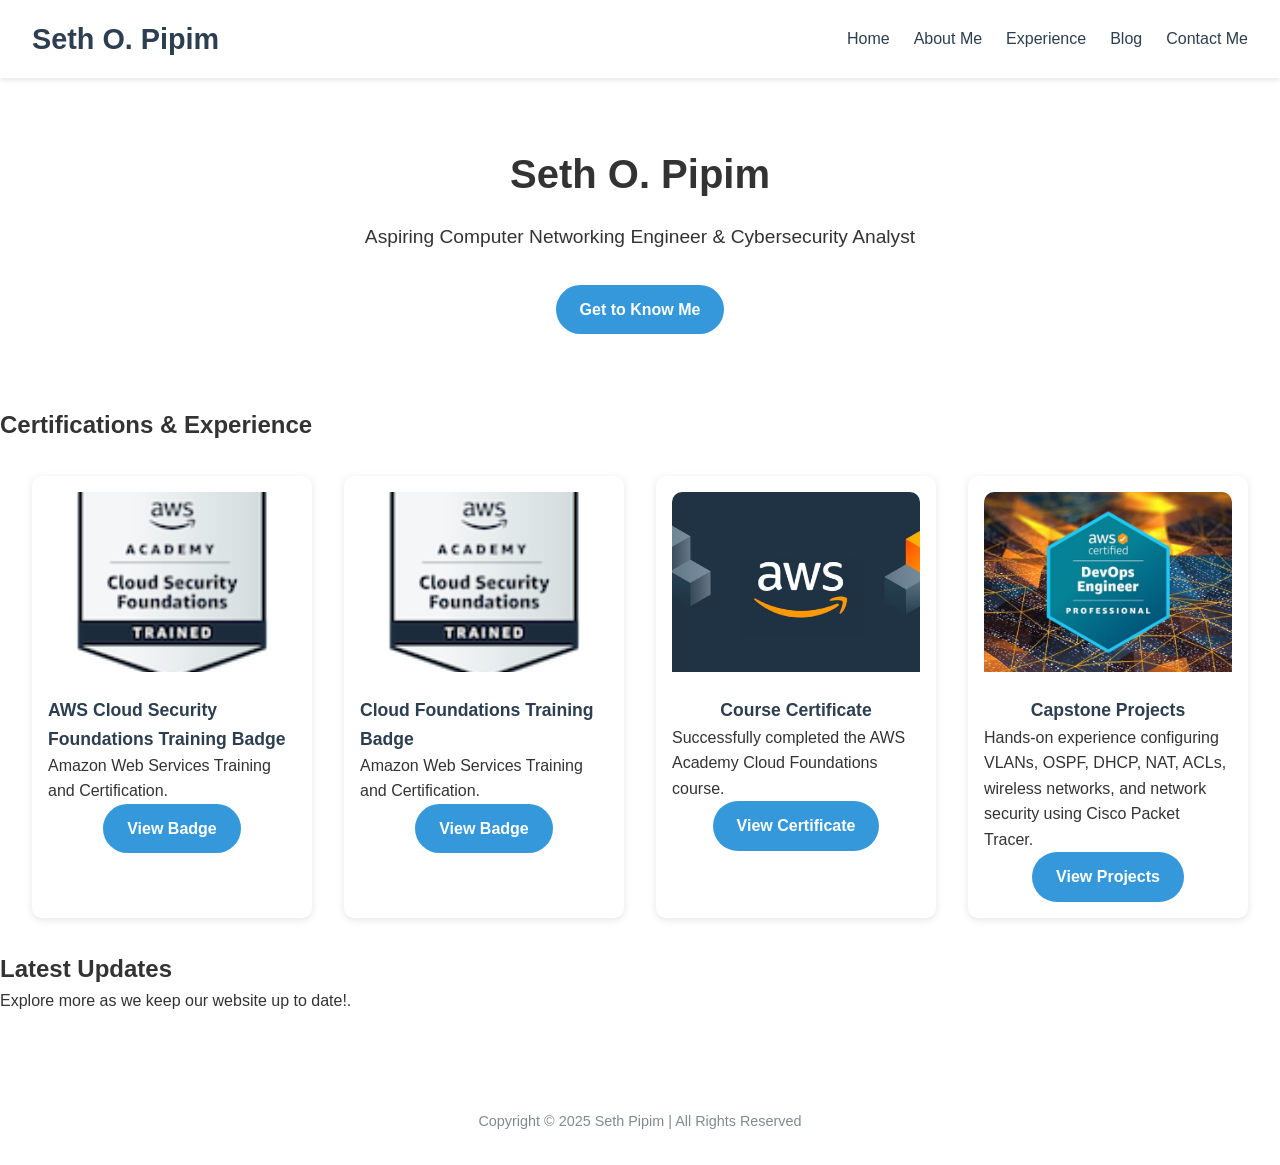
<file: index.html>
<!DOCTYPE html>
<html lang="en">
<head>
    <meta charset="UTF-8">
    <meta name="viewport" content="width=device-width, initial-scale=1.0">
    <title>My Portfolio | Home</title>
    <link rel="stylesheet" href="css/styles.css">
    <script src="js/navigation.js" defer></script>
</head>
<body>
    <header>
        <a class="logo" href="index.html" aria-label="Seth O. Pipim — Home">Seth O. Pipim</a>

        <button class="menu-toggle" type="button" aria-expanded="false" aria-controls="navbar">
            <span class="menu-toggle-icon" aria-hidden="true"></span>
            <span class="sr-only">Open navigation menu</span>
        </button>

        <nav id="navbar">
            <ul>
                <li><a href="index.html">Home</a></li>
                <li><a href="about.html">About Me</a></li>
                <li><a href="experience.html">Experience</a></li>
                <li><a href="blog.html">Blog</a></li>
                <li><a href="contact.html">Contact Me</a></li>
            </ul>
        </nav>
    </header>
<main class="hero">
    <h1>Seth O. Pipim</h1>
    <p>Aspiring Computer Networking Engineer & Cybersecurity Analyst</p>
    <a href="about.html" class="btn">Get to Know Me</a>
</main>

<section class="featured-certifications">
    <h2>Certifications & Experience</h2>

    <div class="product-list">

        <!-- AWS Badge -->
        <div class="product-item">
            <img src="images/aws-badge1.jpg" alt="AWS Certified Badge">
            <h3>AWS Cloud Security Foundations Training Badge</h3>
            <p>Amazon Web Services Training and Certification.</p>
            <a href="https://www.credly.com/earner/earned/badge/8daf6d0a-c862-4500-a6c8-57380f58a74d" target="_blank" class="btn">
                View Badge
            </a>
        </div>

        <!-- Cisco Badge -->
        <div class="product-item">
            <img src="images/aws-badge.jpg" alt="Cisco Badge">
            <h3>Cloud Foundations Training Badge </h3>
            <p>Amazon Web Services Training and Certification.</p>
            <a href="https://www.credly.com/earner/earned/badge/d223d4c7-0373-4c2a-a7ab-c521e2bac5f9" target="_blank" class="btn">
                View Badge
            </a>
        </div>

        <!-- Course Certificate -->
        <div class="product-item">
            <img src="images/aws-certificate.jpg" alt="AWS Course Certificate">
            <h3>Course Certificate</h3>
            <p>Successfully completed the AWS Academy Cloud Foundations course.</p>
            <a href="certificates/AWS_Cloud_Foundations_Certificate.pdf" target="_blank" class="btn">
                View Certificate
            </a>
        </div>

        <!-- Projects -->
        <div class="product-item">
            <img src="images/network-project.jpg" alt="Networking Projects">
            <h3>Capstone Projects</h3>
            <p>Hands-on experience configuring VLANs, OSPF, DHCP, NAT, ACLs, wireless networks, and network security using Cisco Packet Tracer.</p>
            <a href="projects.html" class="btn">
                View Projects
            </a>
        </div>

    </div>
</section>

    <section class="updates">
        <h2>Latest Updates</h2>
        <p>Explore more as we keep our website up to date!.</p>
    </section>

    <footer>
        <p>Copyright &copy; 2025 Seth Pipim | All Rights Reserved</p>
    </footer>
</body>
</html>
</file>
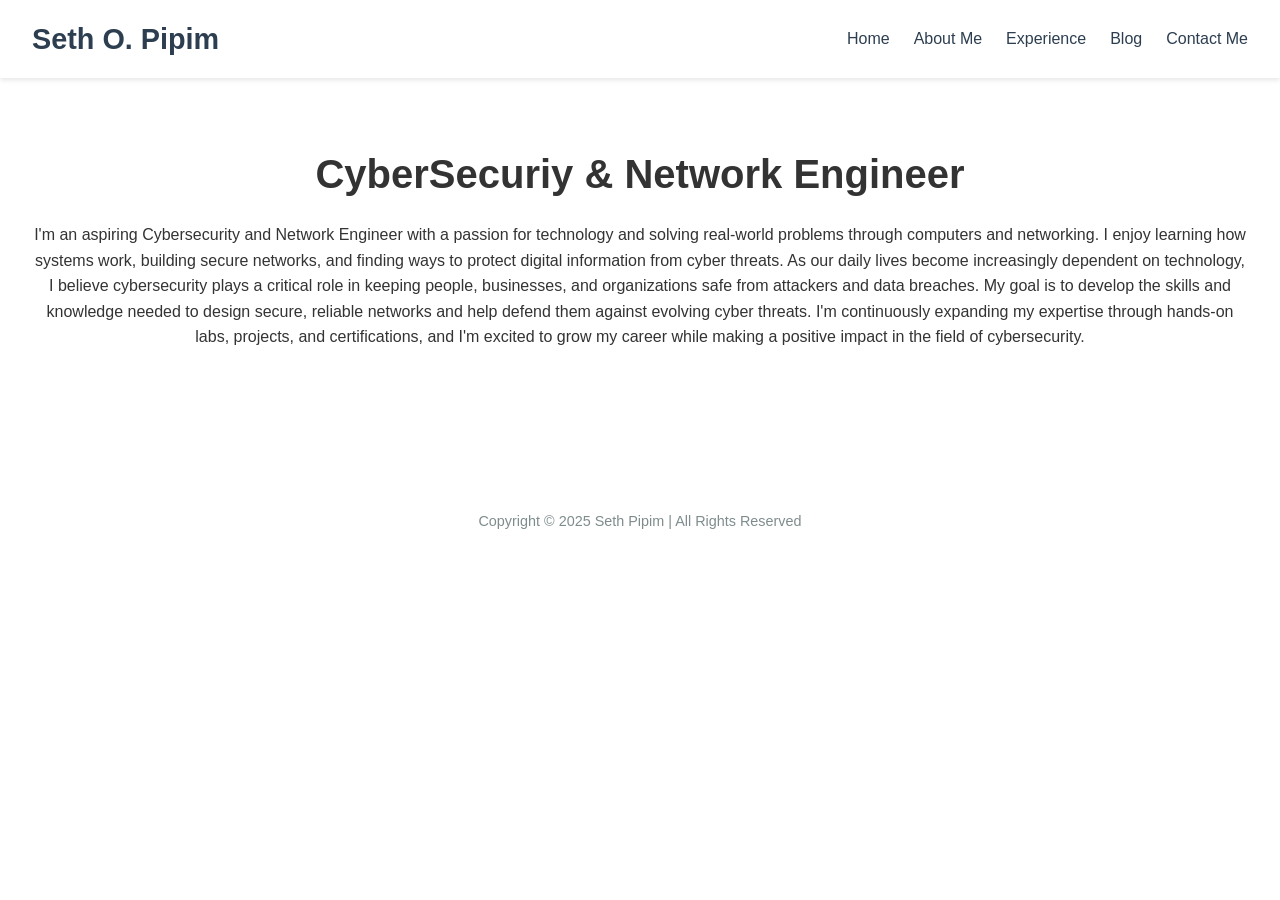
<file: about.html>
<!DOCTYPE html>
<html lang="en">
<head>
    <meta charset="UTF-8">
    <meta name="viewport" content="width=device-width, initial-scale=1.0">
    <title>My Portfolio | About Me</title>
    <link rel="stylesheet" href="css/styles.css">
    <script src="js/navigation.js" defer></script>
</head>
<body>
    <header>
        <a class="logo" href="index.html" aria-label="Seth O. Pipim — Home">Seth O. Pipim</a>

        <button class="menu-toggle" type="button" aria-expanded="false" aria-controls="navbar">
            <span class="menu-toggle-icon" aria-hidden="true"></span>
            <span class="sr-only">Open navigation menu</span>
        </button>

        <nav id="navbar">
            <ul>
                <li><a href="index.html">Home</a></li>
                <li><a href="about.html">About Me</a></li>
                <li><a href="experience.html">Experience</a></li>
                <li><a href="blog.html">Blog</a></li>
                <li><a href="contact.html">Contact Me</a></li>
            </ul>
        </nav>
    </header>

    <main class="about">
        <h1>CyberSecuriy & Network Engineer</h1>
		
        <p>I'm an aspiring Cybersecurity and Network Engineer with a passion for technology and solving real-world problems through computers and networking.
		I enjoy learning how systems work, building secure networks, and finding ways to protect digital information from cyber threats.
		As our daily lives become increasingly dependent on technology, I believe cybersecurity plays a critical role in keeping people, businesses, and organizations safe from attackers and data breaches. 
		My goal is to develop the skills and knowledge needed to design secure, reliable networks and help defend them against evolving cyber threats.
		I'm continuously expanding my expertise through hands-on labs, projects, and certifications, and I'm excited to grow my career while making a positive impact in the field of cybersecurity. </p>
    </main>

    <footer>
        <p>Copyright &copy; 2025 Seth Pipim | All Rights Reserved</p>
    </footer>
</body>
</html>
</file>
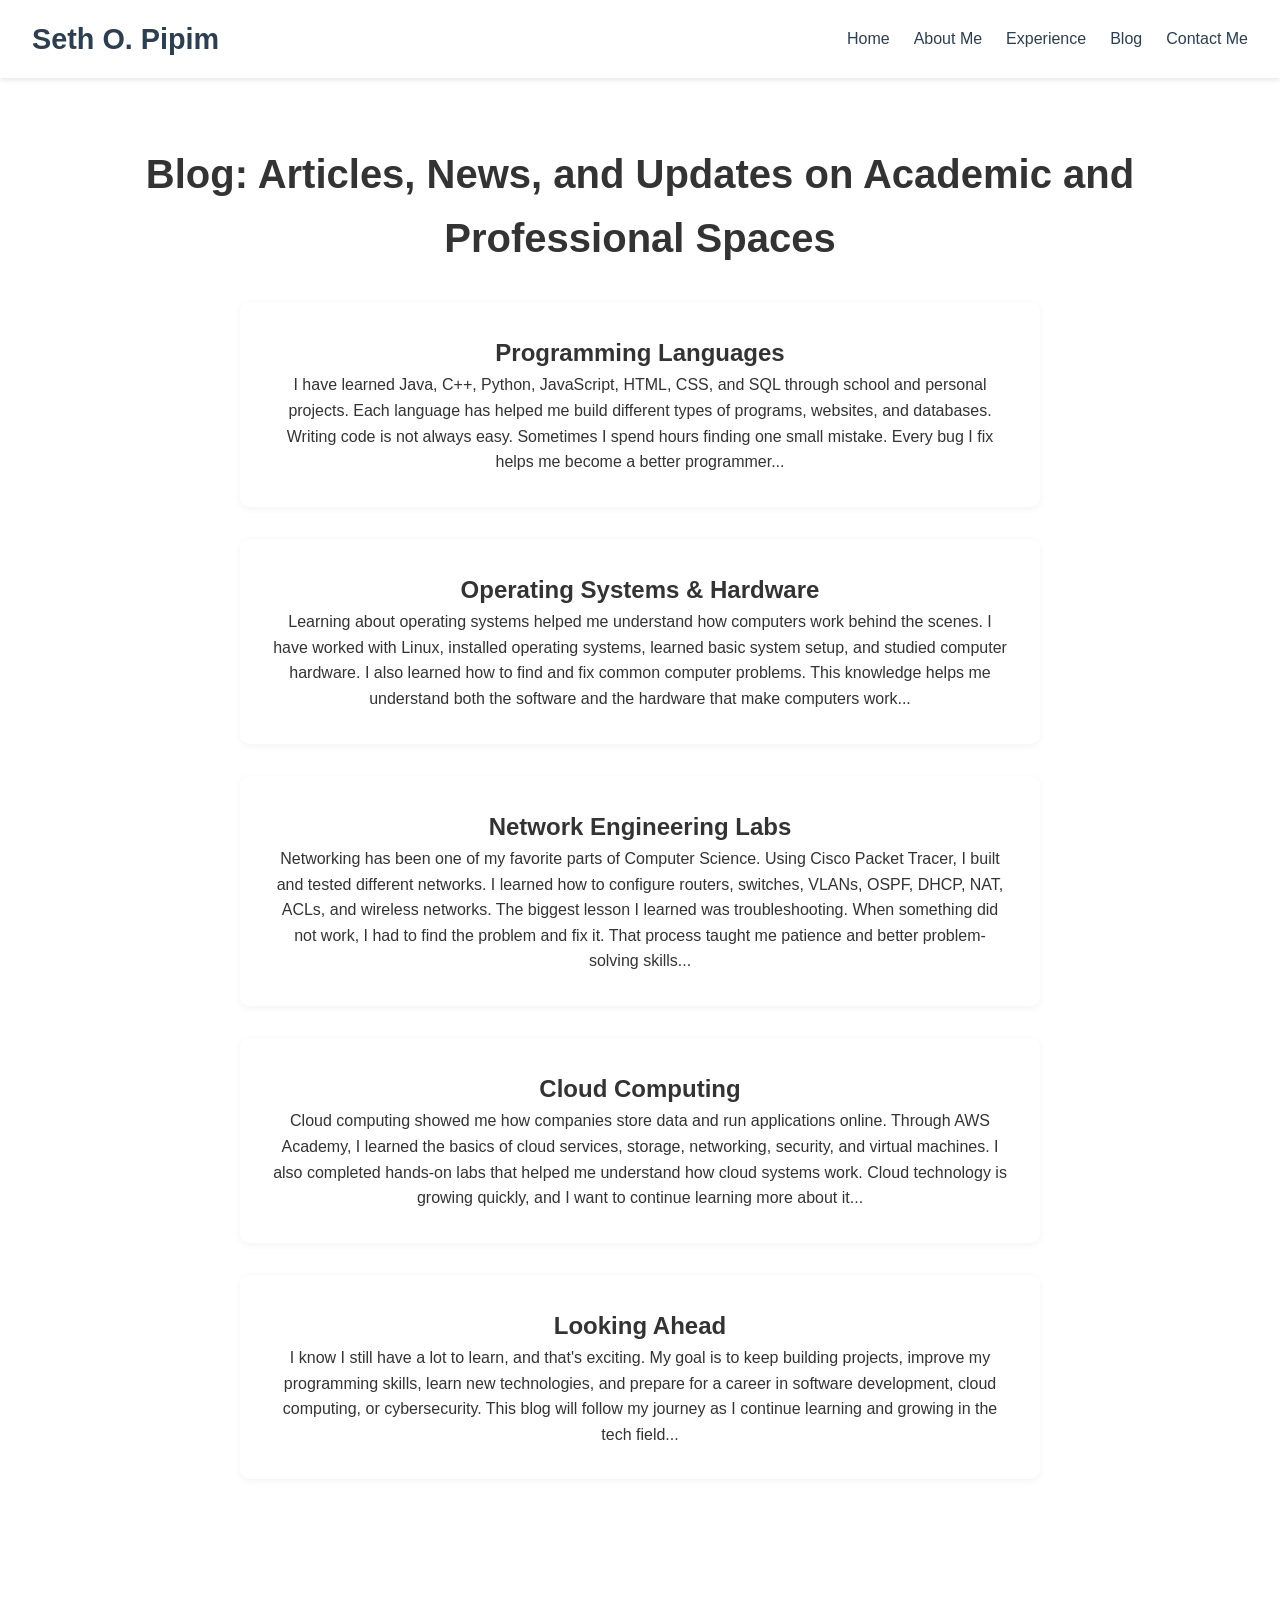
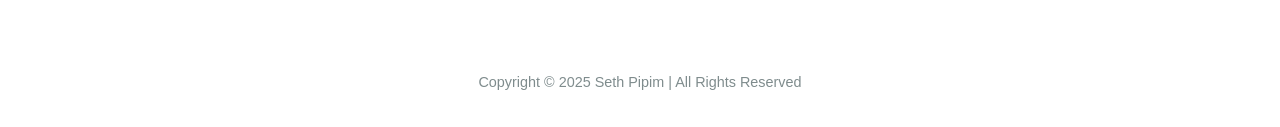
<file: blog.html>
<!DOCTYPE html>
<html lang="en">
<head>
    <meta charset="UTF-8">
    <meta name="viewport" content="width=device-width, initial-scale=1.0">
    <title>My Portfolio | Blog</title>
    <link rel="stylesheet" href="css/styles.css">
    <script src="js/navigation.js" defer></script>
</head>
<body>
    <header>
        <a class="logo" href="index.html" aria-label="Seth O. Pipim — Home">Seth O. Pipim</a>

        <button class="menu-toggle" type="button" aria-expanded="false" aria-controls="navbar">
            <span class="menu-toggle-icon" aria-hidden="true"></span>
            <span class="sr-only">Open navigation menu</span>
        </button>

        <nav id="navbar">
            <ul>
                <li><a href="index.html">Home</a></li>
                <li><a href="about.html">About Me</a></li>
                <li><a href="products.html">Experience</a></li>
                <li><a href="blog.html">Blog</a></li>
                <li><a href="contact.html">Contact Me</a></li>
            </ul>
        </nav>
    </header>

    <main class="blog">
        <h1>Blog: Articles, News, and Updates on Academic and Professional Spaces</h1>

        <article>
            <h2>Programming Languages</h2>
            <p>I have learned Java, C++, Python, JavaScript, HTML, CSS, and SQL through school and personal projects. 
			Each language has helped me build different types of programs, websites, and databases.
			Writing code is not always easy. Sometimes I spend hours finding one small mistake. 
			Every bug I fix helps me become a better programmer...</p>
        </article>

        <article>
            <h2>Operating Systems & Hardware</h2>
            <p>Learning about operating systems helped me understand how computers work behind the scenes.
				I have worked with Linux, installed operating systems, learned basic system setup, and studied computer hardware. 
				I also learned how to find and fix common computer problems.

				This knowledge helps me understand both the software and the hardware that make computers work...</p></article>

        <article>
            <h2>Network Engineering Labs</h2>
            <p>Networking has been one of my favorite parts of Computer Science.
				Using Cisco Packet Tracer, I built and tested different networks. 
				I learned how to configure routers, switches, VLANs, OSPF, DHCP, NAT, ACLs, and wireless networks.
				The biggest lesson I learned was troubleshooting.
				When something did not work, I had to find the problem and fix it. That process taught me patience and better problem-solving skills...</p>
        </article>

        <article>
            <h2>Cloud Computing</h2>
            <p>Cloud computing showed me how companies store data and run applications online.
				Through AWS Academy, I learned the basics of cloud services, storage, networking, security, and virtual machines. 
				I also completed hands-on labs that helped me understand how cloud systems work.
				Cloud technology is growing quickly, and I want to continue learning more about it...</p>
        </article>

        <article>
            <h2>Looking Ahead</h2>
            <p>I know I still have a lot to learn, and that's exciting.
			My goal is to keep building projects, improve my programming skills, learn new technologies, 
			and prepare for a career in software development, cloud computing, or cybersecurity.
			This blog will follow my journey as I continue learning and growing in the tech field...</p>
        </article>

    </main>

    <footer>
        <p>Copyright &copy; 2025 Seth Pipim | All Rights Reserved</p>
    </footer>
</body>
</html>
</file>
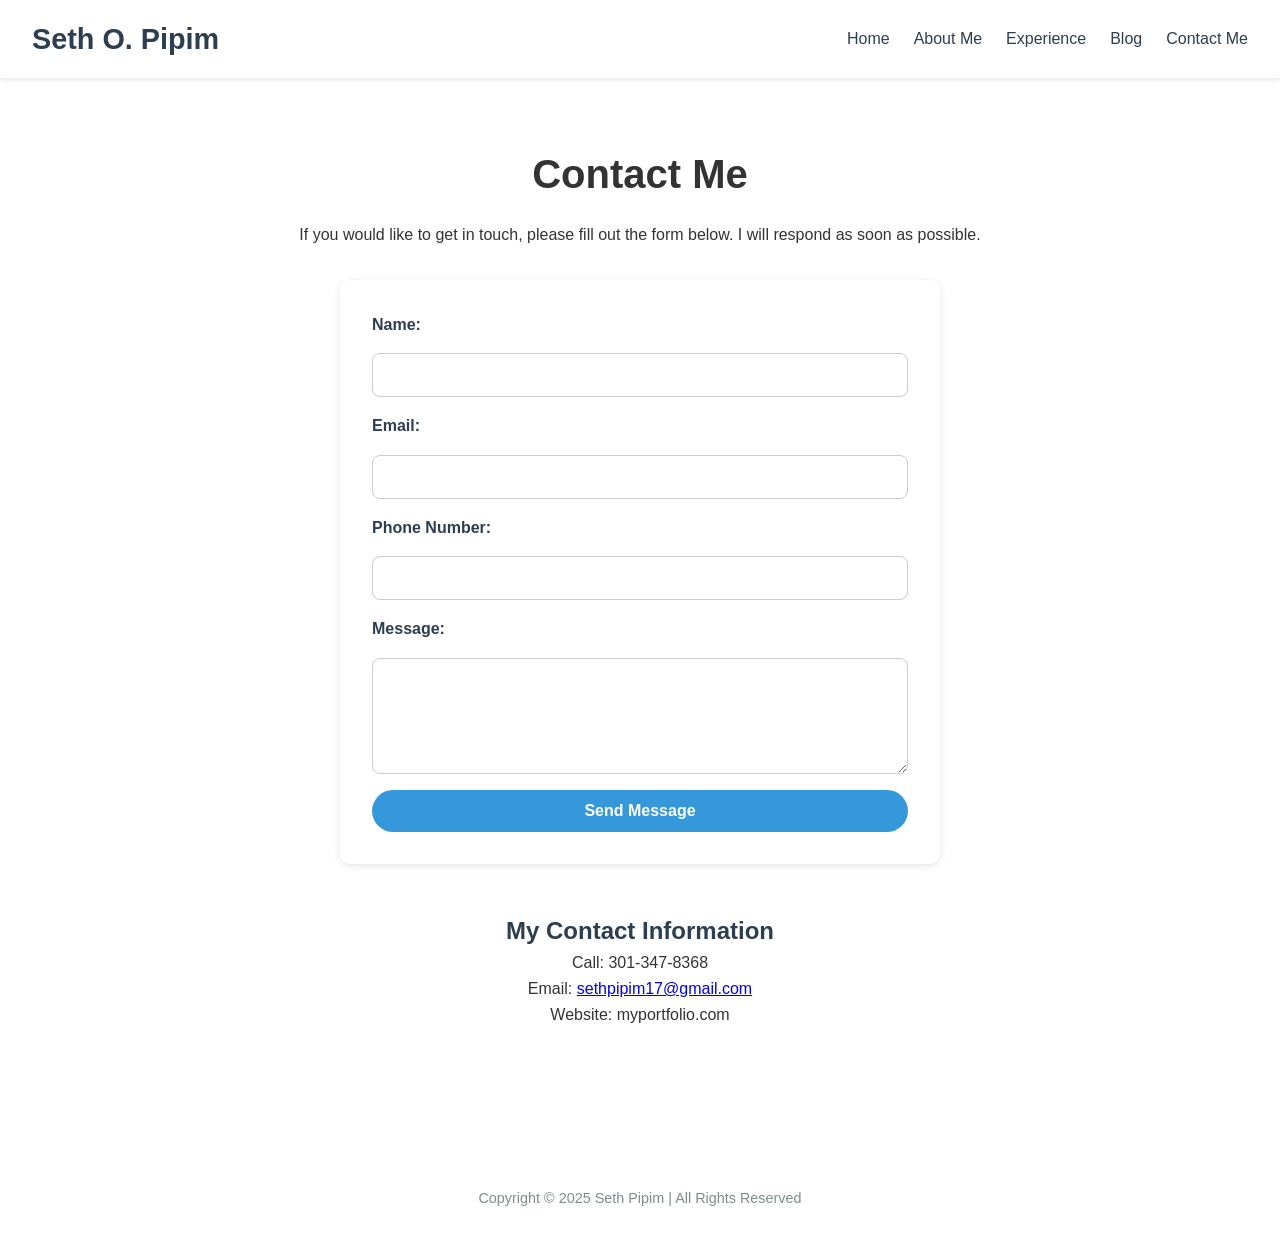
<file: contact.html>
<!DOCTYPE html>
<html lang="en">
<head>
    <meta charset="UTF-8">
    <meta name="viewport" content="width=device-width, initial-scale=1.0">
    <title>My Portfolio | Contact Me</title>
    <link rel="stylesheet" href="css/styles.css">
    <script src="js/navigation.js" defer></script>
</head>
<body>
    <header>
        <a class="logo" href="index.html" aria-label="Seth O. Pipim — Home">Seth O. Pipim</a>

        <button class="menu-toggle" type="button" aria-expanded="false" aria-controls="navbar">
            <span class="menu-toggle-icon" aria-hidden="true"></span>
            <span class="sr-only">Open navigation menu</span>
        </button>

        <nav id="navbar">
            <ul>
                <li><a href="index.html">Home</a></li>
                <li><a href="about.html">About Me</a></li>
                <li><a href="experience.html">Experience</a></li>
                <li><a href="blog.html">Blog</a></li>
                <li><a href="contact.html">Contact Me</a></li>
            </ul>
        </nav>
    </header>

    <main class="contact">
    <h1>Contact Me</h1>

    <p>If you would like to get in touch, please fill out the form below. I will respond as soon as possible.</p>

    <form action="https://formspree.io/f/xbgrrlje" method="POST">

        <label for="name">Name:</label>
        <input type="text" id="name" name="name" required>

        <label for="email">Email:</label>
        <input type="email" id="email" name="email" required>

        <label for="phone">Phone Number:</label>
        <input type="tel" id="phone" name="phone">

        <label for="message">Message:</label>
        <textarea id="message" name="message" rows="5" required></textarea>

        <button type="submit">Send Message</button>

    </form>

    <h2>My Contact Information</h2>

    <p>Call: 301-347-8368</p>
<p>Email: <a href="mailto:sethpipim17@gmail.com">sethpipim17@gmail.com</a></p>    
<p>Website: myportfolio.com</p>
</main>

    <footer>
        <p>Copyright &copy; 2025 Seth Pipim | All Rights Reserved</p>
    </footer>
</body>
</html>
</file>
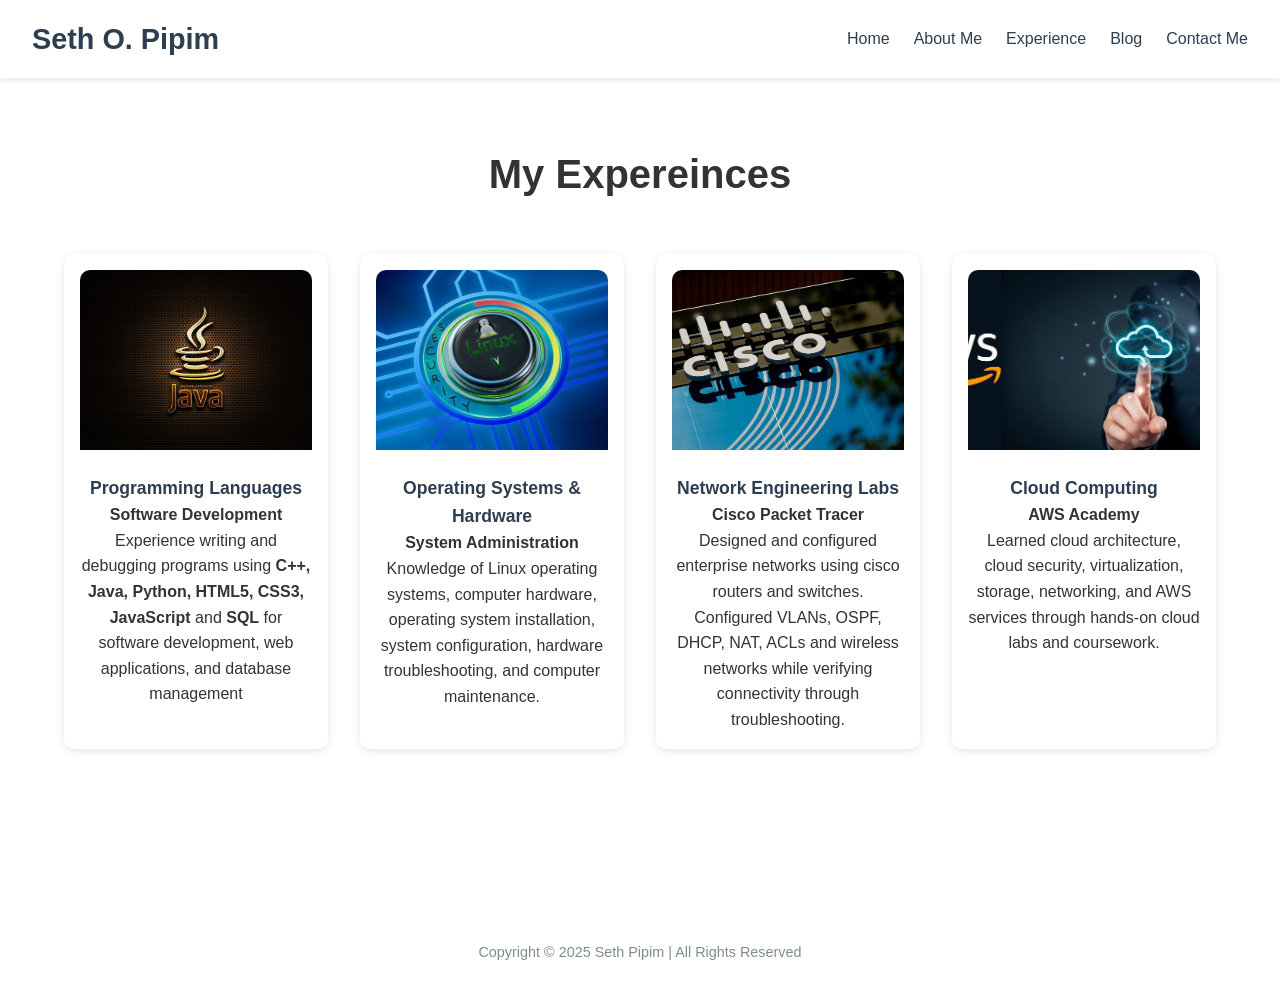
<file: experience.html>
<!DOCTYPE html>
<html lang="en">
<head>
    <meta charset="UTF-8">
    <meta name="viewport" content="width=device-width, initial-scale=1.0">
    <title>My Portfolio | Experience</title>
    <link rel="stylesheet" href="css/styles.css">
    <script src="js/navigation.js" defer></script>
</head>
<body>
    <header>
        <a class="logo" href="index.html" aria-label="Seth O. Pipim — Home">Seth O. Pipim</a>

        <button class="menu-toggle" type="button" aria-expanded="false" aria-controls="navbar">
            <span class="menu-toggle-icon" aria-hidden="true"></span>
            <span class="sr-only">Open navigation menu</span>
        </button>

        <nav id="navbar">
            <ul>
                <li><a href="index.html">Home</a></li>
                <li><a href="about.html">About Me</a></li>
                <li><a href="experience.html">Experience</a></li>
                <li><a href="blog.html">Blog</a></li>
                <li><a href="contact.html">Contact Me</a></li>
            </ul>
        </nav>
    </header>

    <main class="products">
        <h1>My Expereinces</h1>
        <div class="product-list">
            <div class="product-item">
                <img src="images/java.jpg" alt="Programming Languages">
                <h3>Programming Languages</h3>
                <p><strong>Software Development</strong></p>
                <p>Experience writing and debugging programs using
				<strong>C++, Java, Python, HTML5, CSS3, JavaScript</strong>
				and <strong>SQL</strong> for software development, web applications,
				and database management
				</p>
            </div>
            <div class="product-item">
                <img src="images/os.jpg" alt="Operating Systems">
                <h3>Operating Systems & Hardware</h3>
                <p><strong>System Administration</strong></p>
                <p>Knowledge of Linux operating systems, computer hardware,
                operating system installation, system configuration,
                hardware troubleshooting, and computer maintenance.</p>
            </div>
          
          
			<div class="product-item">
			<img src="images/network-lab.jpg" alt="Cisco Netowork Lab">
			<h3>Network Engineering Labs</h3>
			<p><strong>Cisco Packet Tracer</strong></p>
			<p>Designed and configured enterprise networks using cisco routers and switches. 
			Configured VLANs, OSPF, DHCP, NAT, ACLs and wireless networks while verifying connectivity through troubleshooting.</p>
			</div>
			<div class="product-item">
            <img src="images/aws-cloud.jpg" alt="AWS Cloud">
            <h3>Cloud Computing</h3>
            <p><strong>AWS Academy</strong></p>
            <p>
                Learned cloud architecture, cloud security, virtualization,
                storage, networking, and AWS services through hands-on cloud
                labs and coursework.
            </p>
        </div>
	
        </div>
    </main>

    <footer>
        <p>Copyright &copy; 2025 Seth Pipim | All Rights Reserved</p>
    </footer>
</body>
</html>
</file>
<file: css/styles.css>
/* Seth Pipim */
/* Semester Final Project CSS */


/* Removes default margin and padding 
from elements and set box size */
* {
    margin: 0;
    padding: 0;
    box-sizing: border-box;
    font-family: 'Poppins', sans-serif;
}


/* Body styling */
body {
    background-color: #ffffff;
    color: #333;
    line-height: 1.6;
}


/* Header styling */
header {
    background: #ffffff;
    padding: 1rem 2rem;
    box-shadow: 0 2px 5px rgba(0, 0, 0, 0.1);
    display: flex;
    align-items: center;
    justify-content: space-between;
    position: sticky;
    top: 0;
    z-index: 999;
    animation: slideFadeDown 1.5s ease;
}


/* Logo styling */
.logo {
    font-size: 1.8rem;
    font-weight: 600;
    color: #2c3e50;
    text-decoration: none;
    transition: color 0.3s ease;
}


.logo:hover {
    color: #3498db;
}


.logo:focus-visible {
    color: #3498db;
    outline: 3px solid rgba(52, 152, 219, 0.35);
    outline-offset: 5px;
    border-radius: 4px;
}


/* Mobile navigation button */
.menu-toggle {
    display: none;
    width: 44px;
    height: 44px;
    padding: 10px;
    border: 0;
    border-radius: 8px;
    background: transparent;
    color: #2c3e50;
    cursor: pointer;
}


.menu-toggle:hover {
    background: #eef6fc;
}


.menu-toggle:focus-visible {
    outline: 3px solid rgba(52, 152, 219, 0.35);
    outline-offset: 2px;
}


.menu-toggle-icon,
.menu-toggle-icon::before,
.menu-toggle-icon::after {
    display: block;
    width: 24px;
    height: 2px;
    border-radius: 2px;
    background: currentColor;
    transition: transform 0.25s ease, opacity 0.25s ease;
}


.menu-toggle-icon {
    position: relative;
}


.menu-toggle-icon::before,
.menu-toggle-icon::after {
    content: "";
    position: absolute;
    left: 0;
}


.menu-toggle-icon::before {
    top: -7px;
}


.menu-toggle-icon::after {
    top: 7px;
}


.menu-toggle[aria-expanded="true"] .menu-toggle-icon {
    background: transparent;
}


.menu-toggle[aria-expanded="true"] .menu-toggle-icon::before {
    top: 0;
    transform: rotate(45deg);
}


.menu-toggle[aria-expanded="true"] .menu-toggle-icon::after {
    top: 0;
    transform: rotate(-45deg);
}


.sr-only {
    position: absolute;
    width: 1px;
    height: 1px;
    padding: 0;
    margin: -1px;
    overflow: hidden;
    clip: rect(0, 0, 0, 0);
    white-space: nowrap;
    border: 0;
}


/* Navigation menu */
nav ul {
    list-style: none;
    display: flex;
    gap: 1.5rem;
}


nav a {
    text-decoration: none;
    color: #2c3e50;
    font-weight: 500;
    transition: color 0.3s ease;
}


nav a:hover {
    color: #3498db;
}


/* Main sections */
.hero, 
.about, 
.products, 
.blog, 
.contact {
    padding: 4rem 2rem;
    text-align: center;
    animation: fadeIn 2s ease;
}


/* Page headings */
.hero h1, 
.about h1, 
.products h1, 
.blog h1, 
.contact h1 {
    font-size: 2.5rem;
    margin-bottom: 1rem;
    animation: fadeInDown 1.2s ease forwards;
}


/* Paragraph styling */
.hero p {
    font-size: 1.2rem;
    margin-bottom: 2rem;
    animation: fadeIn 2s ease forwards;
}


/* Buttons */
.btn {
    background-color: #3498db;
    color: #fff;
    padding: 0.75rem 1.5rem;
    border-radius: 30px;
    text-decoration: none;
    font-weight: 600;
    position: relative;
    overflow: hidden;
    transition: background-color 0.4s, transform 0.4s;
    display: inline-block;
}


.btn:hover {
    background-color: #2980b9;
    transform: translateY(-3px);
}


/* Footer */
footer {
    background: #ffffff;
    text-align: center;
    padding: 2rem;
    margin-top: 4rem;
    font-size: 0.9rem;
    color: #7f8c8d;
    animation: fadeIn 3s ease;
}


/* Social icons */
.social-icons a {
    margin: 0 0.5rem;
    color: #2c3e50;
    font-size: 1.2rem;
    transition: color 0.3s ease;
}


.social-icons a:hover {
    color: #3498db;
}


/* Product grid */
.product-list {
    display: grid;
    grid-template-columns: repeat(auto-fit, minmax(220px, 1fr));
    gap: 2rem;
    padding: 2rem;
}


/* Product cards */
.product-item {
    background: #ffffff;
    padding: 1rem;
    border-radius: 10px;
    box-shadow: 0 2px 8px rgba(0,0,0,0.1);
    transition: transform 0.3s ease, box-shadow 0.3s ease;
    display: flex;
    flex-direction: column;
    align-items: center;
}


.product-item img {
    width: 100%;
    height: 180px;
    object-fit: cover;
    border-radius: 10px 10px 0 0;
    margin-bottom: 1rem;
}


.product-item:hover {
    transform: translateY(-5px);
    box-shadow: 0 6px 15px rgba(0,0,0,0.15);
}


.product-item h3 {
    margin-top: 0.5rem;
    font-size: 1.1rem;
    color: #2c3e50;
}


/* Blog articles */
article {
    background: #ffffff;
    margin: 2rem auto;
    padding: 2rem;
    border-radius: 10px;
    max-width: 800px;
    box-shadow: 0 2px 8px rgba(0,0,0,0.05);
}


/* ============================= */
/* CONTACT FORM CSS */
/* ============================= */


.contact form {
    max-width: 600px;
    margin: 2rem auto;
    display: flex;
    flex-direction: column;
    gap: 1rem;
    text-align: left;
    background: #ffffff;
    padding: 2rem;
    border-radius: 10px;
    box-shadow: 0 2px 8px rgba(0,0,0,0.1);
}


.contact label {
    font-weight: 600;
    color: #2c3e50;
}


.contact input,
.contact textarea {
    width: 100%;
    padding: 12px;
    border: 1px solid #ccc;
    border-radius: 8px;
    font-size: 1rem;
}


.contact input:focus,
.contact textarea:focus {
    outline: none;
    border-color: #3498db;
}


.contact button {
    background-color: #3498db;
    color: white;
    padding: 0.75rem 1.5rem;
    border: none;
    border-radius: 30px;
    font-size: 1rem;
    font-weight: 600;
    cursor: pointer;
    transition: 0.3s ease;
}


.contact button:hover {
    background-color: #2980b9;
    transform: translateY(-3px);
}


.contact h2 {
    margin-top: 3rem;
    color: #2c3e50;
}


/* Animations */

@keyframes fadeInDown {
    0% {
        opacity: 0;
        transform: translateY(-30px);
    }

    100% {
        opacity: 1;
        transform: translateY(0);
    }
}


@keyframes fadeInUp {
    0% {
        opacity: 0;
        transform: translateY(30px);
    }

    100% {
        opacity: 1;
        transform: translateY(0);
    }
}


@keyframes fadeIn {
    0% {
        opacity: 0;
    }

    100% {
        opacity: 1;
    }
}


@keyframes slideFadeDown {
    0% {
        opacity: 0;
        transform: translateY(-40px);
    }

    100% {
        opacity: 1;
        transform: translateY(0);
    }
}


/* Mobile Responsive Design */

@media (max-width: 768px) {

    header {
        padding: 0.75rem 1rem;
        flex-wrap: wrap;
    }


    .menu-toggle {
        display: flex;
        align-items: center;
        justify-content: center;
    }


    #navbar {
        display: none;
        width: 100%;
        padding-top: 0.75rem;
    }


    #navbar.is-open {
        display: block;
    }

    nav ul {
        flex-direction: column;
        align-items: stretch;
        gap: 0.25rem;
        padding-top: 0.5rem;
        border-top: 1px solid #e6edf3;
    }


    nav a {
        display: block;
        padding: 0.75rem;
        border-radius: 6px;
    }


    .hero,
    .about,
    .products,
    .blog,
    .contact {
        padding: 2rem 1rem;
    }


    .logo {
        font-size: 1.35rem;
    }


    .contact form {
        width: 100%;
        padding: 1.5rem;
    }

}
</file>
